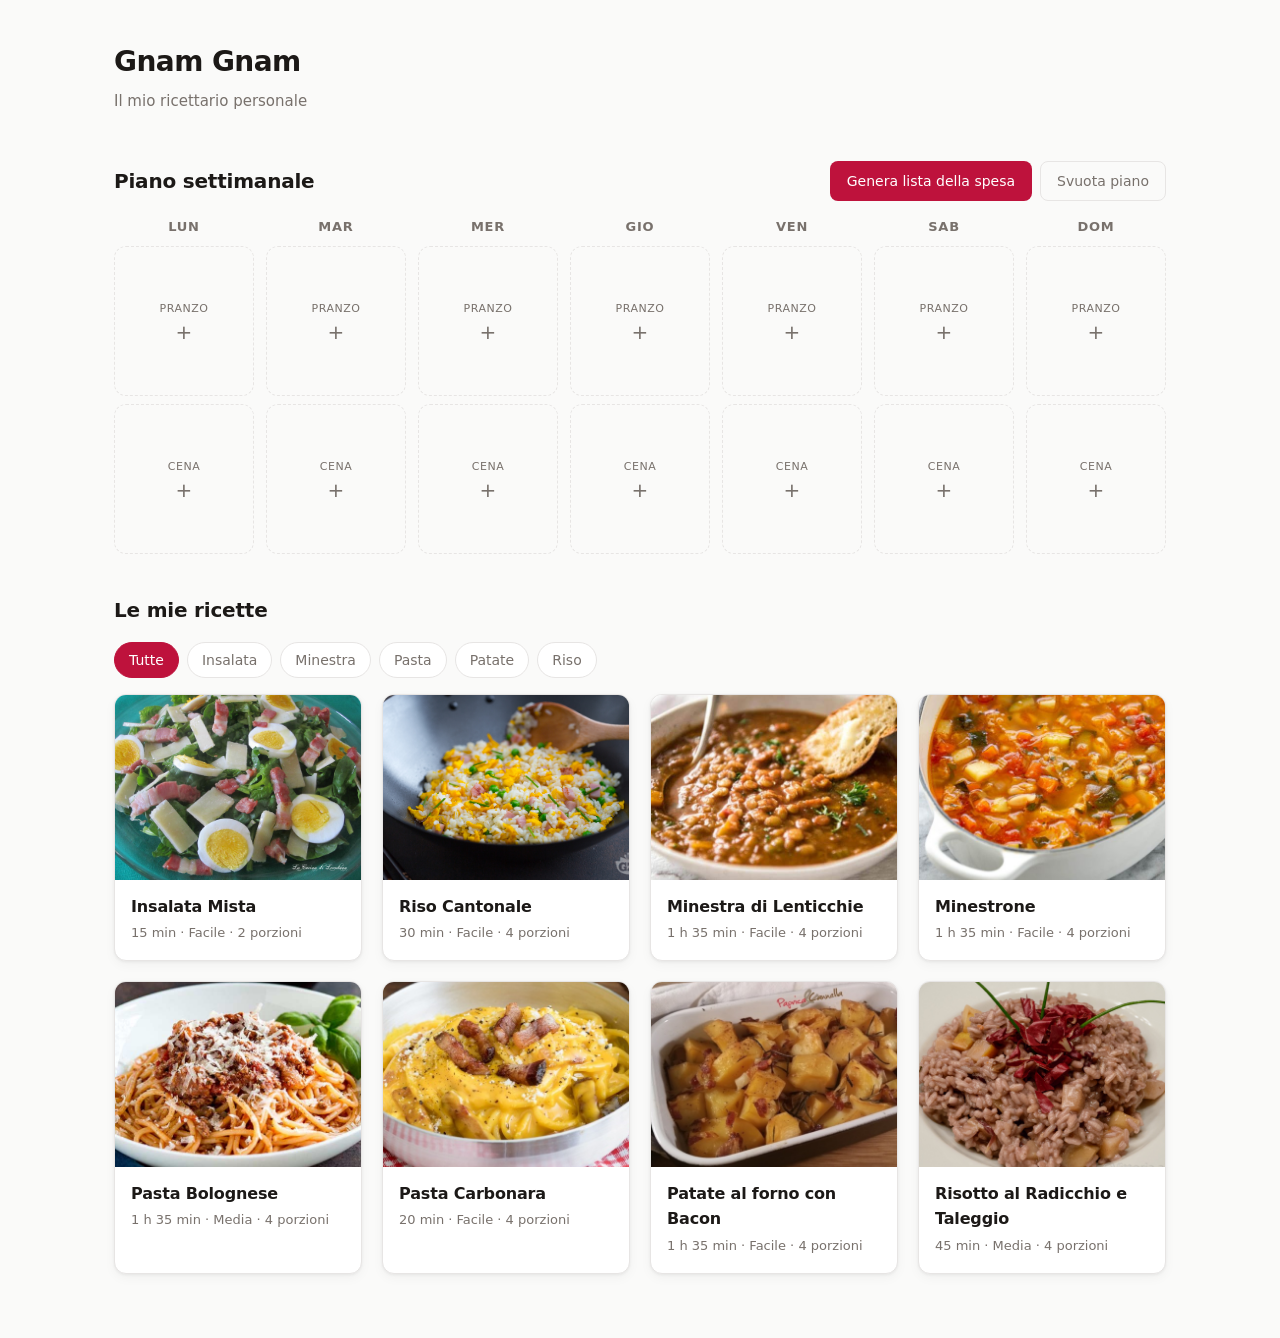
<file: index.html>
<!DOCTYPE html>
<html lang="it">
<head>
  <meta charset="UTF-8">
  <meta name="viewport" content="width=device-width, initial-scale=1.0">
  <title>gnamgnam</title>
  <link rel="stylesheet" href="styles.css">
</head>
<body>
  <header class="site-header">
    <a href="#" class="site-title">Gnam Gnam</a>
    <p class="site-tagline">Il mio ricettario personale</p>
  </header>

  <main>
    <!-- Home view -->
    <div id="view-home">
      <section id="plan" class="section">
        <div class="section-header">
          <h2>Piano settimanale</h2>
          <div class="section-actions">
            <button id="btn-shopping" class="btn btn-primary">Genera lista della spesa</button>
            <button id="btn-clear-plan" class="btn btn-ghost">Svuota piano</button>
          </div>
        </div>
        <div id="plan-grid" class="plan-grid"></div>
      </section>

      <section id="shopping-list" class="section" hidden>
        <div class="section-header">
          <h2>Lista della spesa</h2>
          <div class="section-actions">
            <button id="btn-copy-list" class="btn btn-ghost">Copia</button>
            <button id="btn-close-list" class="btn btn-ghost">Chiudi</button>
          </div>
        </div>
        <div id="shopping-list-body" class="card shopping-card"></div>
      </section>

      <section id="recipe-list" class="section">
        <div class="section-header">
          <h2>Le mie ricette</h2>
        </div>
        <div id="filter-bar" class="filter-bar"></div>
        <div id="recipe-grid" class="recipe-grid"></div>
      </section>
    </div>

    <!-- Recipe detail view -->
    <div id="view-detail" hidden>
      <a href="#" class="back-link">&larr; Tutte le ricette</a>
      <article id="recipe-detail"></article>
    </div>
  </main>

  <!-- Recipe picker for meal plan slots -->
  <dialog id="picker">
    <div class="picker-header">
      <h3 id="picker-title">Scegli una ricetta</h3>
      <button id="picker-close" class="btn btn-ghost" type="button">&times;</button>
    </div>
    <div id="picker-list" class="picker-list"></div>
  </dialog>

  <!-- GitHub token for saving edits -->
  <dialog id="token-dialog">
    <div class="picker-header">
      <h3>Collega GitHub per salvare</h3>
      <button id="token-close" class="btn btn-ghost" type="button">&times;</button>
    </div>
    <div class="token-body">
      <p>Per salvare le modifiche sul sito serve un token GitHub. Va fatto una volta sola: il token resta salvato su questo dispositivo.</p>
      <ol>
        <li>Apri <a href="https://github.com/settings/personal-access-tokens/new" target="_blank" rel="noopener">github.com/settings/personal-access-tokens/new</a></li>
        <li>Repository access &rarr; "Only select repositories" &rarr; <strong>gnamgnam</strong></li>
        <li>Permissions &rarr; Contents &rarr; <strong>Read and write</strong></li>
        <li>Genera il token e incollalo qui sotto</li>
      </ol>
      <input id="token-input" type="password" placeholder="github_pat_&hellip;" autocomplete="off">
      <div class="editor-actions">
        <button id="token-save" class="btn btn-primary" type="button">Salva token</button>
      </div>
    </div>
  </dialog>

  <script src="recipes.js"></script>
  <script src="app.js"></script>
</body>
</html>
</file>
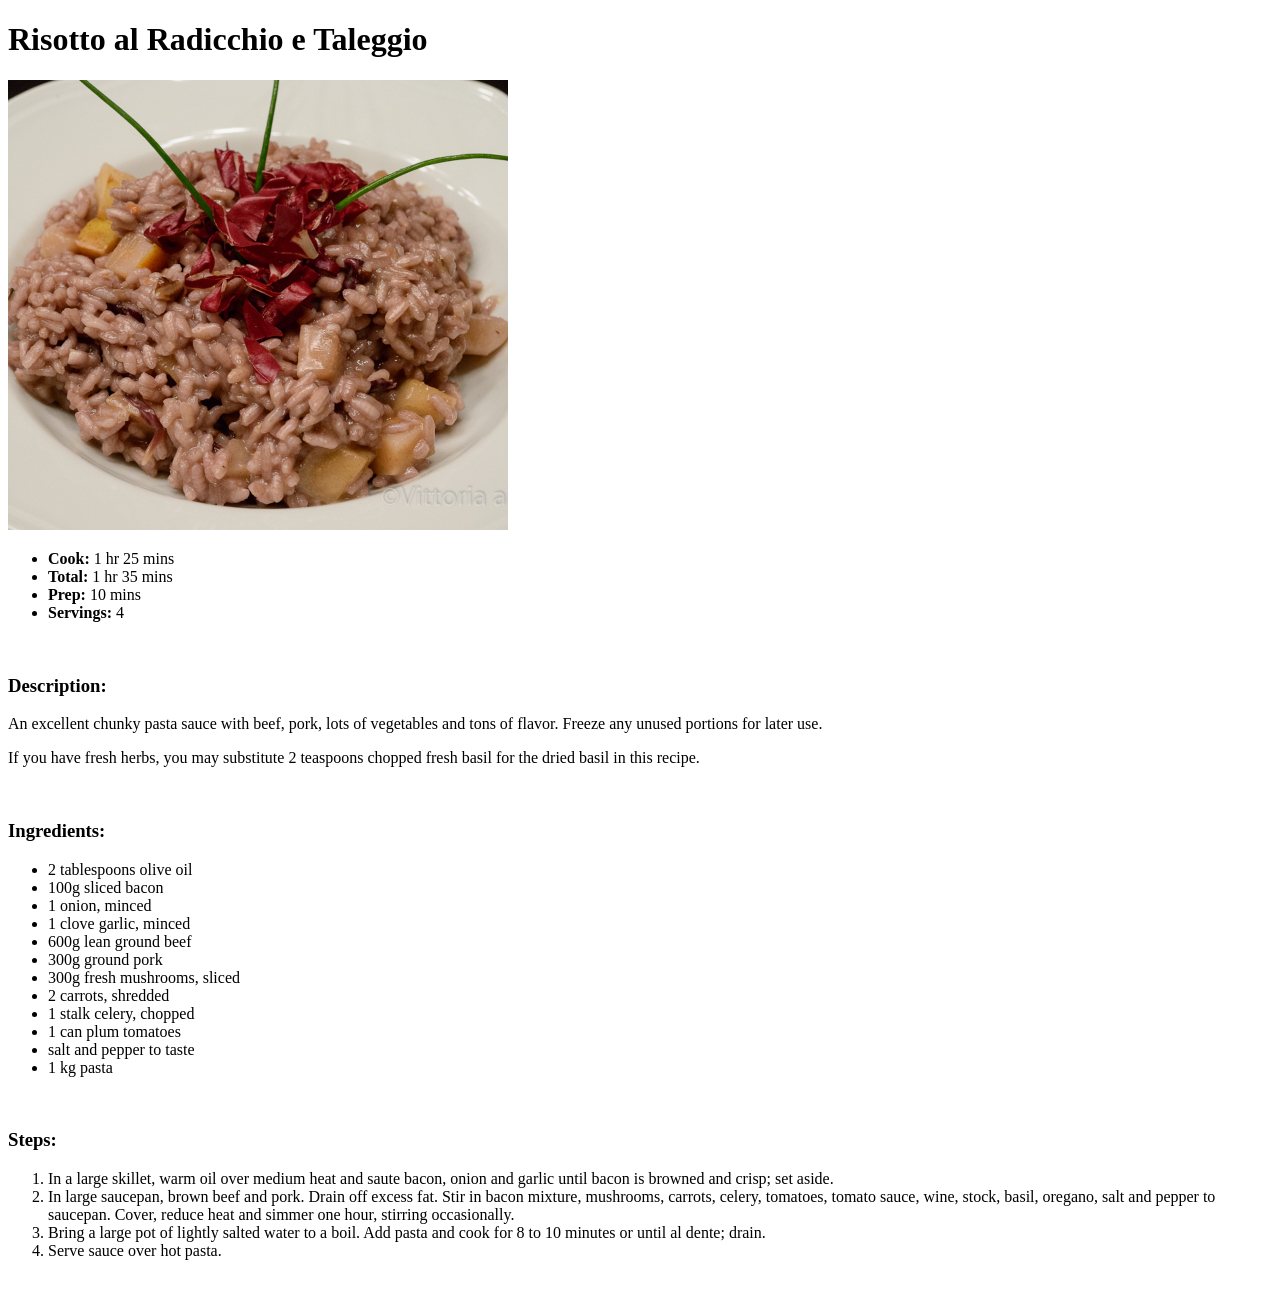
<file: recipes/risotto-radiocchio-taleggio.html>
<!DOCTYPE html>
<html lang="en">
  <head>
    <meta charset="UTF-8">
    <title>Risotto al Radicchio e Taleggio</title>
  </head>
  <body>
    <h1>Risotto al Radicchio e Taleggio</h1>
    <img src="../images/risotto-radicchio-taleggio.jpg" alt='radish and taleggio risotto'/>
    <br>
    <ul>
      <li><strong>Cook:</strong> 1 hr 25 mins</li>
      <li><strong>Total:</strong> 1 hr 35 mins </li>
      <li><strong>Prep:</strong> 10 mins</li>
      <li><strong>Servings:</strong> 4</li>
    </ul>
    <br>
    <h3>Description:</h3>
    <p>An excellent chunky pasta sauce with beef, pork, lots of vegetables and tons of flavor. Freeze any unused portions for later use.</p>
    <p>If you have fresh herbs, you may substitute 2 teaspoons chopped fresh basil for the dried basil in this recipe.</p>
    <br>   
    <h3>Ingredients:</h3>
    <ul>
      <li>2 tablespoons olive oil </li>
      <li>100g sliced bacon </li>
      <li>1 onion, minced </li>
      <li>1 clove garlic, minced </li>
      <li>600g lean ground beef </li>
      <li>300g ground pork </li>
      <li>300g fresh mushrooms, sliced </li>
      <li>2 carrots, shredded </li>
      <li>1 stalk celery, chopped </li>
      <li>1 can plum tomatoes</li>
      <li>salt and pepper to taste </li>
      <li>1 kg pasta </li>
    </ul>
    <br>
    <h3>Steps:</h3>
    <ol>
      <li>In a large skillet, warm oil over medium heat and saute bacon, onion and garlic until bacon is browned and crisp; set aside.</li>
      <li>In large saucepan, brown beef and pork. Drain off excess fat. Stir in bacon mixture, mushrooms, carrots, celery, tomatoes, tomato sauce, wine, stock, basil, oregano, salt and pepper to saucepan. Cover, reduce heat and simmer one hour, stirring occasionally.</li>
      <li>Bring a large pot of lightly salted water to a boil. Add pasta and cook for 8 to 10 minutes or until al dente; drain.</li>
      <li>Serve sauce over hot pasta.</li>
    </ol>
    <br>
  </body>
</html>
</file>
<file: styles.css>
/* ============================================================
 * gnamgnam — design system
 * Modern & minimal: neutral palette, whitespace, cards, soft shadows
 * ============================================================ */

:root {
  --bg: #fafaf9;
  --surface: #ffffff;
  --text: #1c1917;
  --text-muted: #78716c;
  --border: #e7e5e4;
  --accent: #be123c;
  --accent-soft: #fff1f2;
  --radius: 12px;
  --shadow: 0 1px 3px rgba(0, 0, 0, .06), 0 4px 12px rgba(0, 0, 0, .04);
  --shadow-lift: 0 2px 6px rgba(0, 0, 0, .08), 0 8px 24px rgba(0, 0, 0, .08);
}

* {
  box-sizing: border-box;
}

body {
  margin: 0;
  background: var(--bg);
  color: var(--text);
  font-family: system-ui, -apple-system, "Segoe UI", Roboto, sans-serif;
  font-size: 16px;
  line-height: 1.6;
}

main {
  max-width: 1100px;
  margin: 0 auto;
  padding: 0 24px 64px;
}

/* ---------- Header ---------- */

.site-header {
  max-width: 1100px;
  margin: 0 auto;
  padding: 40px 24px 8px;
}

.site-title {
  font-size: 1.75rem;
  font-weight: 600;
  letter-spacing: -0.02em;
  color: var(--text);
  text-decoration: none;
}

.site-title:hover {
  color: var(--accent);
}

.site-tagline {
  margin: 4px 0 0;
  color: var(--text-muted);
  font-size: 0.9375rem;
}

/* ---------- Sections ---------- */

.section {
  margin-top: 40px;
}

.section-header {
  display: flex;
  align-items: center;
  justify-content: space-between;
  flex-wrap: wrap;
  gap: 12px;
  margin-bottom: 16px;
}

.section-header h2 {
  margin: 0;
  font-size: 1.25rem;
  font-weight: 600;
  letter-spacing: -0.01em;
}

.section-actions {
  display: flex;
  gap: 8px;
}

/* ---------- Buttons ---------- */

.btn {
  font: inherit;
  font-size: 0.875rem;
  font-weight: 500;
  padding: 8px 16px;
  border-radius: 8px;
  border: 1px solid transparent;
  cursor: pointer;
  transition: background 150ms, border-color 150ms, color 150ms;
}

.btn-primary {
  background: var(--accent);
  color: #fff;
}

.btn-primary:hover {
  background: #9f1239;
}

.btn-ghost {
  background: transparent;
  color: var(--text-muted);
  border-color: var(--border);
}

.btn-ghost:hover {
  color: var(--text);
  border-color: var(--text-muted);
}

/* ---------- Cards ---------- */

.card {
  background: var(--surface);
  border: 1px solid var(--border);
  border-radius: var(--radius);
  box-shadow: var(--shadow);
}

/* ---------- Meal plan ---------- */

.plan-grid {
  display: grid;
  grid-template-columns: repeat(7, 1fr);
  gap: 12px;
}

.plan-day {
  display: flex;
  flex-direction: column;
  gap: 8px;
  min-width: 0;
}

.plan-day-name {
  font-size: 0.8125rem;
  font-weight: 600;
  text-transform: uppercase;
  letter-spacing: 0.06em;
  color: var(--text-muted);
  text-align: center;
}

.slot {
  position: relative;
  display: flex;
  flex-direction: column;
  align-items: center;
  justify-content: center;
  gap: 4px;
  height: 150px;
  padding: 8px;
  font: inherit;
  text-align: center;
  cursor: pointer;
  border-radius: var(--radius);
  transition: border-color 150ms, background 150ms, box-shadow 150ms;
}

.slot-label {
  font-size: 0.6875rem;
  text-transform: uppercase;
  letter-spacing: 0.05em;
  color: var(--text-muted);
}

.slot.empty {
  background: transparent;
  border: 1.5px dashed var(--border);
  color: var(--text-muted);
}

.slot.empty:hover {
  border-color: var(--accent);
  background: var(--accent-soft);
}

.slot.empty .slot-plus {
  font-size: 1.25rem;
  line-height: 1;
  color: var(--text-muted);
}

.slot.filled {
  background: var(--surface);
  border: 1px solid var(--border);
  box-shadow: var(--shadow);
}

.slot.filled:hover {
  box-shadow: var(--shadow-lift);
  border-color: var(--accent);
}

.slot.drag-over {
  border: 1.5px solid var(--accent);
  background: var(--accent-soft);
}

.slot-thumb {
  width: 100%;
  height: 64px;
  object-fit: cover;
  border-radius: 8px;
}

.slot-title {
  font-size: 0.75rem;
  font-weight: 500;
  line-height: 1.3;
  overflow: hidden;
  display: -webkit-box;
  -webkit-line-clamp: 2;
  -webkit-box-orient: vertical;
}

.slot-clear {
  position: absolute;
  top: 4px;
  right: 4px;
  width: 22px;
  height: 22px;
  padding: 0;
  font-size: 0.875rem;
  line-height: 1;
  border: none;
  border-radius: 50%;
  background: rgba(28, 25, 23, 0.55);
  color: #fff;
  cursor: pointer;
  transition: background 150ms;
}

.slot-clear:hover {
  background: var(--accent);
}

/* ---------- Shopping list ---------- */

.shopping-card {
  padding: 20px 24px;
}

.shopping-card ul {
  list-style: none;
  margin: 0;
  padding: 0;
}

.shopping-card li {
  display: flex;
  align-items: center;
  gap: 10px;
  padding: 6px 0;
  border-bottom: 1px solid var(--border);
}

.shopping-card li:last-child {
  border-bottom: none;
}

.shopping-card input[type="checkbox"] {
  accent-color: var(--accent);
  width: 16px;
  height: 16px;
}

.shopping-card li:has(input:checked) span {
  text-decoration: line-through;
  color: var(--text-muted);
}

.shopping-qty {
  margin-left: auto;
  color: var(--text-muted);
  font-variant-numeric: tabular-nums;
  white-space: nowrap;
}

.shopping-empty {
  color: var(--text-muted);
  margin: 0;
}

/* ---------- Category filters ---------- */

.filter-bar {
  display: flex;
  flex-wrap: wrap;
  gap: 8px;
  margin-bottom: 16px;
}

.filter-chip {
  font: inherit;
  font-size: 0.875rem;
  font-weight: 500;
  padding: 6px 14px;
  border-radius: 999px;
  border: 1px solid var(--border);
  background: var(--surface);
  color: var(--text-muted);
  cursor: pointer;
  text-transform: capitalize;
  transition: background 150ms, border-color 150ms, color 150ms;
}

.filter-chip:hover {
  border-color: var(--accent);
  color: var(--accent);
}

.filter-chip.active {
  background: var(--accent);
  border-color: var(--accent);
  color: #fff;
}

/* ---------- Recipe grid ---------- */

.recipe-grid {
  display: grid;
  grid-template-columns: repeat(auto-fill, minmax(240px, 1fr));
  gap: 20px;
}

.recipe-card {
  display: block;
  overflow: hidden;
  text-decoration: none;
  color: inherit;
  cursor: grab;
  transition: transform 150ms, box-shadow 150ms;
}

.recipe-card.dragging {
  opacity: 0.5;
}

/* Touch drag: ghost follows the finger; long-press must not trigger
   the native callout/text-selection on the draggable elements */
.recipe-card,
.slot {
  -webkit-touch-callout: none;
  -webkit-user-select: none;
  user-select: none;
}

body.drag-active,
body.drag-active * {
  cursor: grabbing;
}

.touch-ghost {
  position: fixed;
  left: 0;
  top: 0;
  z-index: 1000;
  margin: 0;
  pointer-events: none;
  opacity: 0.9;
  box-shadow: var(--shadow-lift);
}

.recipe-card:hover {
  transform: translateY(-2px);
  box-shadow: var(--shadow-lift);
}

.recipe-card img {
  width: 100%;
  aspect-ratio: 4 / 3;
  object-fit: cover;
  display: block;
}

.recipe-card-body {
  padding: 14px 16px 16px;
}

.recipe-card h3 {
  margin: 0 0 4px;
  font-size: 1rem;
  font-weight: 600;
  letter-spacing: -0.01em;
}

.recipe-card .meta {
  font-size: 0.8125rem;
  color: var(--text-muted);
}

/* ---------- Recipe detail ---------- */

.back-link {
  display: inline-block;
  margin-top: 32px;
  color: var(--text-muted);
  text-decoration: none;
  font-size: 0.9375rem;
}

.back-link:hover {
  color: var(--accent);
}

#recipe-detail {
  max-width: 680px;
  margin: 16px auto 0;
}

#recipe-detail .hero {
  width: 100%;
  aspect-ratio: 16 / 10;
  object-fit: cover;
  border-radius: var(--radius);
  box-shadow: var(--shadow);
}

#recipe-detail h1 {
  font-size: 1.75rem;
  font-weight: 600;
  letter-spacing: -0.02em;
  margin: 24px 0 8px;
}

.meta-chips {
  display: flex;
  flex-wrap: wrap;
  gap: 8px;
  margin: 12px 0 24px;
}

.chip {
  font-size: 0.8125rem;
  padding: 4px 12px;
  border-radius: 999px;
  background: var(--accent-soft);
  color: var(--accent);
  font-weight: 500;
}

#recipe-detail .description p {
  color: var(--text-muted);
}

.detail-columns {
  display: grid;
  grid-template-columns: 1fr 1.6fr;
  gap: 32px;
  margin-top: 24px;
}

#recipe-detail h2 {
  font-size: 1.125rem;
  font-weight: 600;
  margin: 0 0 12px;
}

.ingredients-list {
  list-style: none;
  margin: 0;
  padding: 0;
}

.ingredients-list li {
  padding: 8px 0;
  border-bottom: 1px solid var(--border);
  font-size: 0.9375rem;
}

.ingredients-list li:last-child {
  border-bottom: none;
}

.ingredients-list .qty {
  font-weight: 600;
  margin-right: 6px;
}

.steps-list {
  margin: 0;
  padding-left: 20px;
}

.steps-list li {
  margin-bottom: 14px;
  padding-left: 6px;
}

.steps-list li::marker {
  color: var(--accent);
  font-weight: 600;
}

/* ---------- Inline editing ---------- */

.btn-edit {
  flex-shrink: 0;
  font: inherit;
  font-size: 0.8125rem;
  line-height: 1;
  padding: 5px 9px;
  border: 1px solid var(--border);
  border-radius: 8px;
  background: var(--surface);
  color: var(--text-muted);
  cursor: pointer;
  transition: border-color 150ms, color 150ms;
}

.btn-edit:hover {
  border-color: var(--accent);
  color: var(--accent);
}

.detail-h-row {
  display: flex;
  align-items: center;
  justify-content: space-between;
  gap: 8px;
  margin-bottom: 12px;
}

.detail-h-row h2 {
  margin: 0 !important;
}

.meta-chips .btn-edit {
  align-self: center;
}

.chip-category {
  background: var(--accent);
  color: #fff;
  text-transform: capitalize;
}

.editor-input {
  font: inherit;
  font-size: 0.9375rem;
  width: 100%;
  padding: 7px 10px;
  border: 1px solid var(--border);
  border-radius: 8px;
  background: var(--surface);
  box-sizing: border-box;
}

.editor-input:focus {
  outline: none;
  border-color: var(--accent);
}

.ing-edit-row {
  display: grid;
  grid-template-columns: 64px 76px 1fr auto;
  gap: 6px;
  align-items: center;
  margin-bottom: 6px;
}

.editor-textarea {
  font: inherit;
  font-size: 0.9375rem;
  line-height: 1.6;
  width: 100%;
  min-height: 240px;
  padding: 10px 12px;
  border: 1px solid var(--border);
  border-radius: 8px;
  background: var(--surface);
  box-sizing: border-box;
  resize: vertical;
}

.editor-textarea:focus {
  outline: none;
  border-color: var(--accent);
}

.editor-hint {
  font-size: 0.8125rem;
  color: var(--text-muted);
  margin: 8px 0 0;
}

.editor-actions {
  display: flex;
  gap: 8px;
  margin-top: 12px;
}

#recipe-detail .related-title {
  margin: 48px 0 16px;
  font-size: 1.25rem;
}

/* ---------- Token dialog ---------- */

#token-dialog {
  width: min(460px, calc(100vw - 32px));
  padding: 0;
  border: none;
  border-radius: var(--radius);
  box-shadow: var(--shadow-lift);
}

#token-dialog::backdrop {
  background: rgba(28, 25, 23, 0.4);
}

.token-body {
  padding: 16px 20px 20px;
  font-size: 0.9375rem;
}

.token-body p {
  margin: 0 0 8px;
}

.token-body ol {
  margin: 0 0 12px;
  padding-left: 20px;
  color: var(--text-muted);
  font-size: 0.875rem;
}

.token-body a {
  color: var(--accent);
}

.token-body input {
  font: inherit;
  font-size: 0.9375rem;
  width: 100%;
  padding: 8px 12px;
  border: 1px solid var(--border);
  border-radius: 8px;
  box-sizing: border-box;
}

/* ---------- Picker dialog ---------- */

#picker {
  width: min(440px, calc(100vw - 32px));
  max-height: 70vh;
  padding: 0;
  border: none;
  border-radius: var(--radius);
  box-shadow: var(--shadow-lift);
}

#picker::backdrop {
  background: rgba(28, 25, 23, 0.4);
}

.picker-header {
  display: flex;
  align-items: center;
  justify-content: space-between;
  padding: 16px 20px 12px;
  border-bottom: 1px solid var(--border);
}

.picker-header h3 {
  margin: 0;
  font-size: 1rem;
  font-weight: 600;
}

#picker-close {
  padding: 2px 10px;
  font-size: 1.125rem;
}

.picker-list {
  overflow-y: auto;
  max-height: calc(70vh - 60px);
  padding: 8px;
}

.picker-item {
  display: flex;
  align-items: center;
  gap: 12px;
  width: 100%;
  padding: 8px;
  font: inherit;
  text-align: left;
  background: transparent;
  border: none;
  border-radius: 8px;
  cursor: pointer;
  transition: background 150ms;
}

.picker-item:hover {
  background: var(--accent-soft);
}

.picker-item img {
  width: 48px;
  height: 48px;
  object-fit: cover;
  border-radius: 8px;
  flex-shrink: 0;
}

.picker-item.remove {
  color: var(--accent);
  font-weight: 500;
}

/* ---------- Responsive ---------- */

@media (max-width: 720px) {
  .plan-grid {
    grid-template-columns: 1fr;
    gap: 16px;
  }

  .plan-day {
    display: grid;
    grid-template-columns: 64px 1fr 1fr;
    align-items: stretch;
    gap: 8px;
  }

  .plan-day-name {
    text-align: left;
    align-self: center;
  }

  .slot {
    height: 88px;
  }

  .slot-thumb {
    height: 40px;
  }

  .recipe-grid {
    grid-template-columns: repeat(2, 1fr);
    gap: 12px;
  }

  .recipe-card-body {
    padding: 10px 12px 12px;
  }

  .recipe-card h3 {
    font-size: 0.9375rem;
  }

  .recipe-card .meta {
    font-size: 0.75rem;
  }

  .detail-columns {
    grid-template-columns: 1fr;
  }

  .site-header {
    padding-top: 24px;
  }
}
</file>
